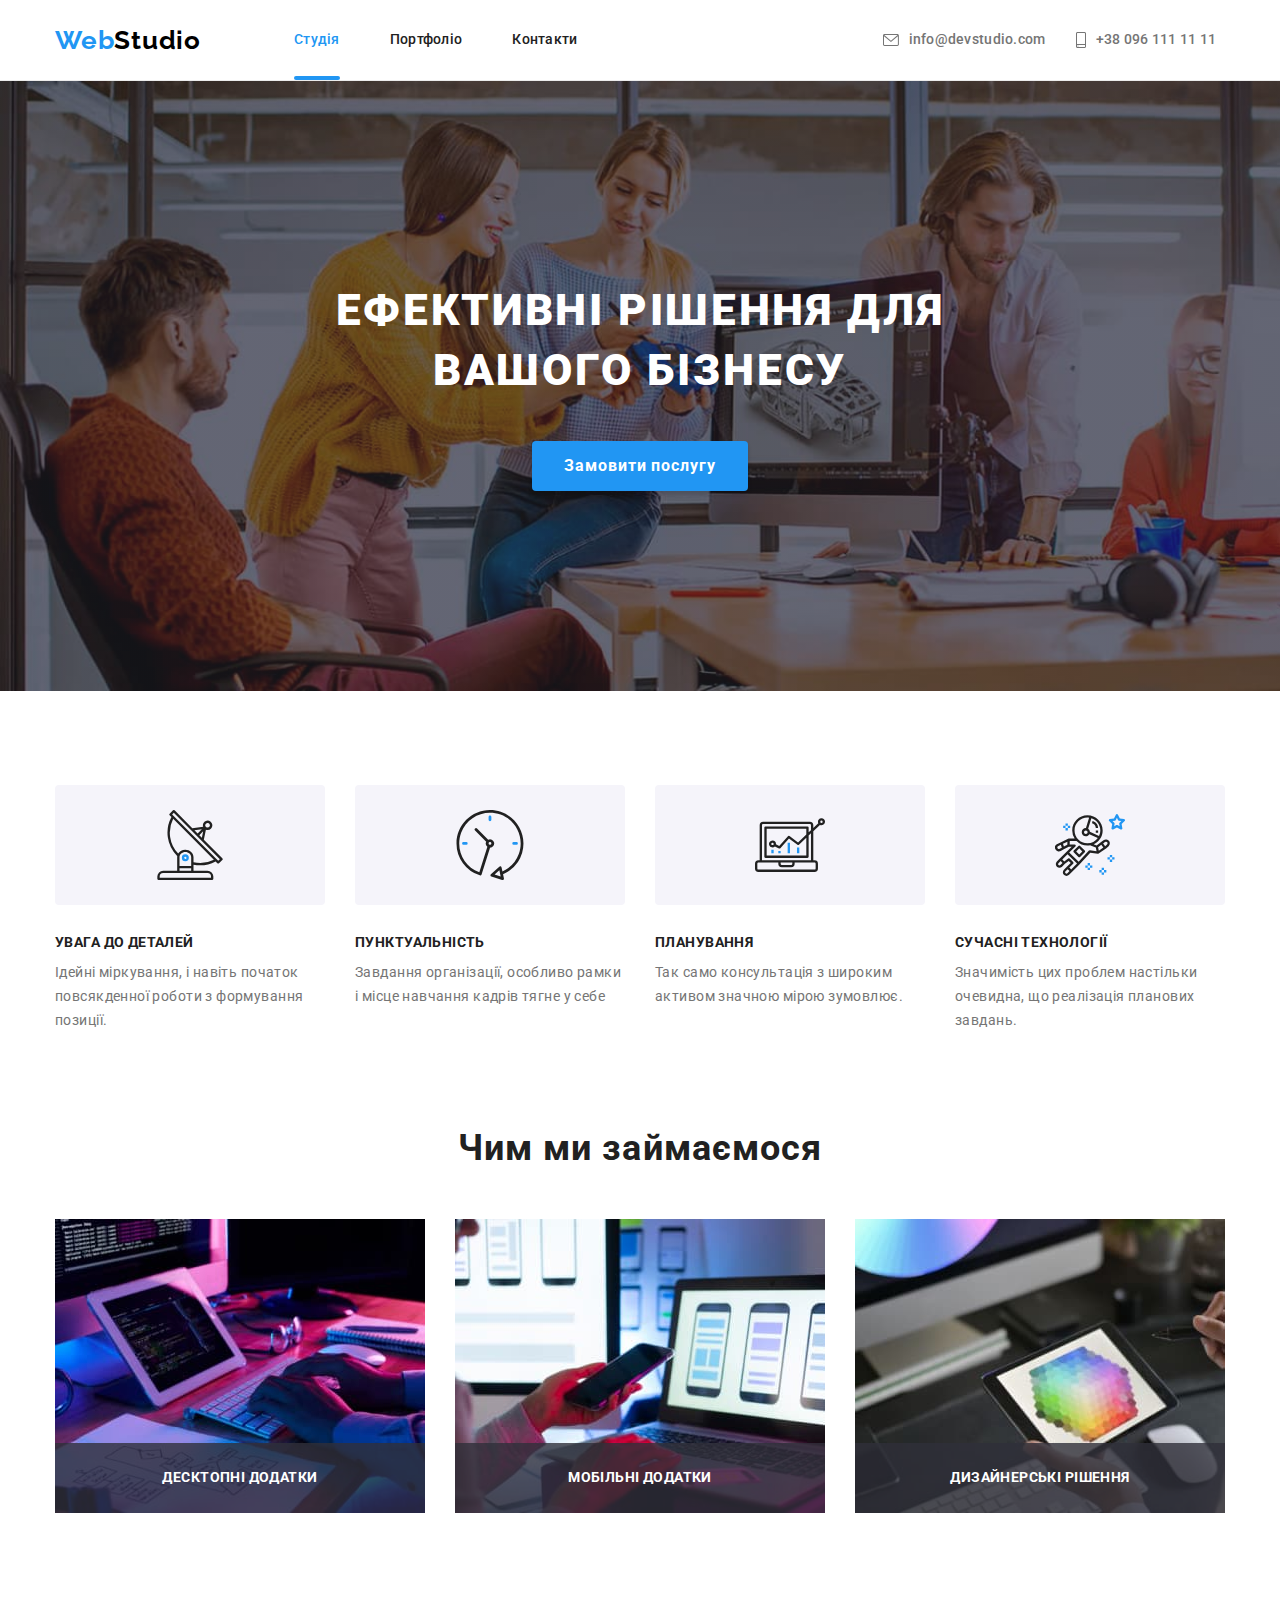
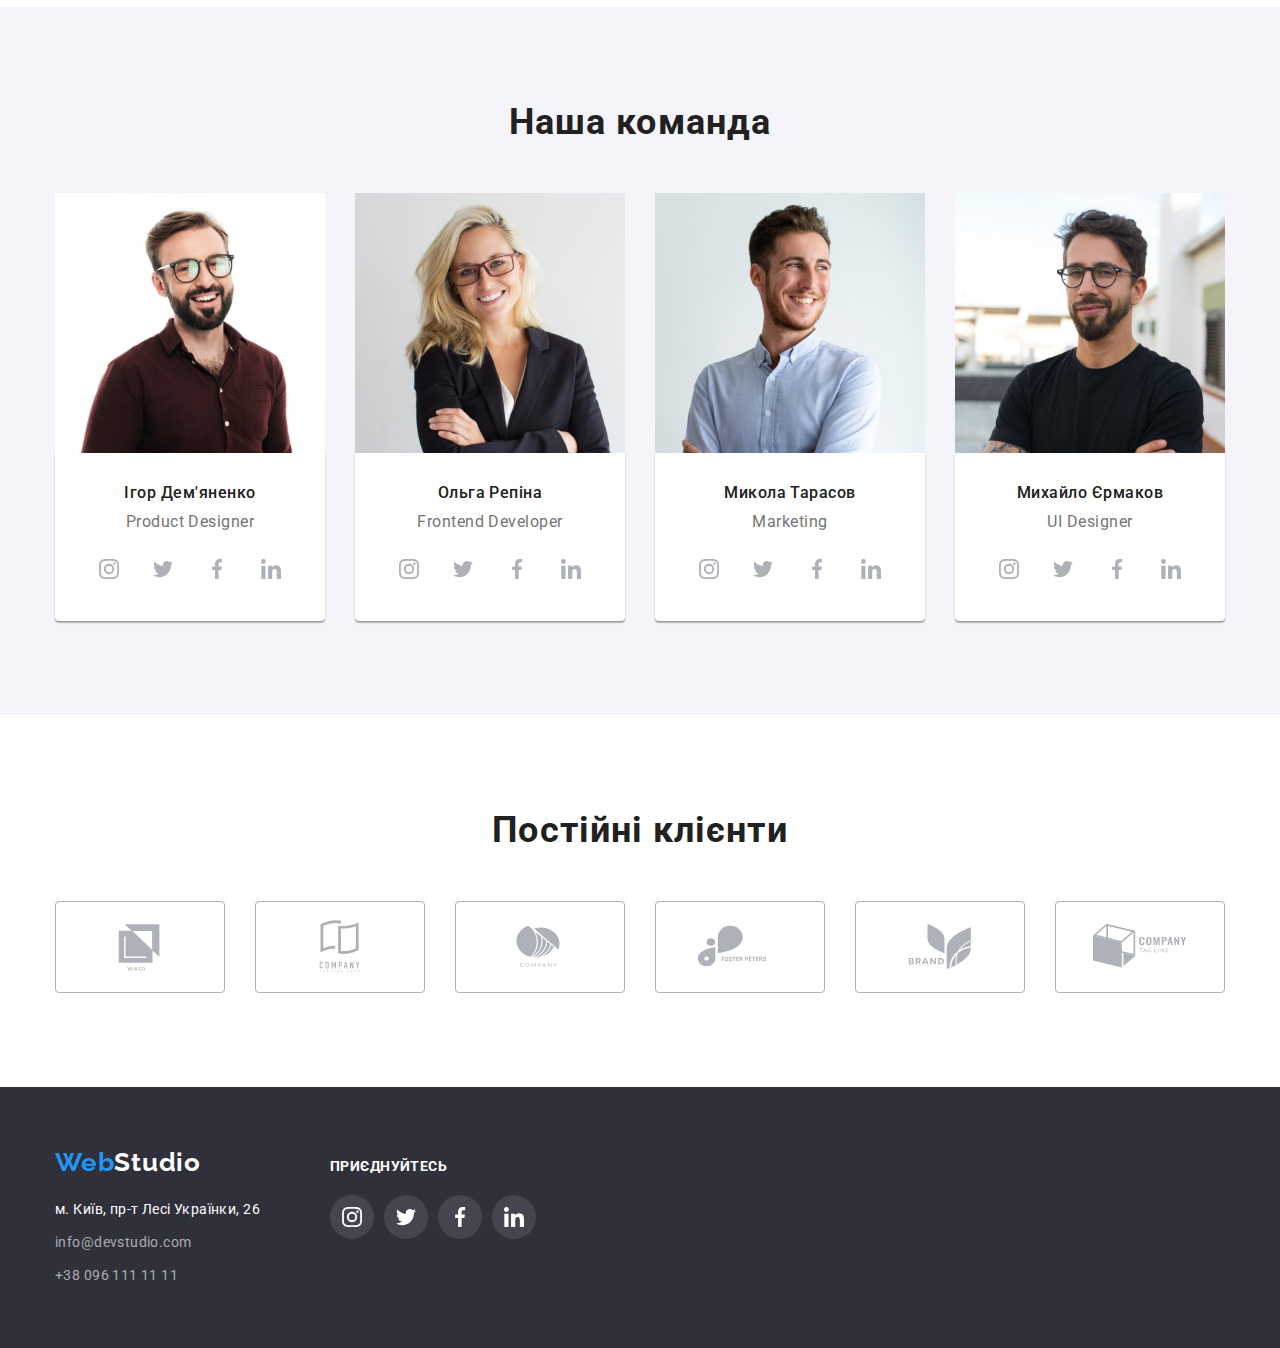
<file: index.html>
<!DOCTYPE html>
<html lang="uk">
    <head>
        <meta charset="UTF-8" />
        <meta http-equiv="X-UA-Compatible" content="IE=edge" />
        <meta name="viewport" content="width=device-width, initial-scale=1.0" />
        <title>Студія</title>
        <link rel="preconnect" href="https://fonts.googleapis.com" />
        <link rel="preconnect" href="https://fonts.gstatic.com" crossorigin />
        <link
            href="https://fonts.googleapis.com/css2?family=Raleway:wght@700&family=Roboto:wght@400;500;700;900&display=swap"
            rel="stylesheet"
        />
        <link
            rel="stylesheet"
            href="https://cdn.jsdelivr.net/npm/modern-normalize@1.1.0/modern-normalize.min.css"
        />
        <link rel="stylesheet" href="./css/styles.css" />
    </head>
    <body>
        <header class="header">
            <div class="container header-container">
                <a class="logo link" href="" lang="en"
                    >Web<span class="logo-accent">Studio</span></a
                >
                <nav class="navigation">
                    <ul class="menu list">
                        <li class="menu-item">
                            <a class="menu-link current link" href="./index.html">Студія</a>
                        </li>
                        <li class="menu-item">
                            <a class="menu-link link" href="./portfolio.html">Портфоліо</a>
                        </li>
                        <li class="menu-item">
                            <a class="menu-link link" href="#">Контакти</a>
                        </li>
                    </ul>
                </nav>
                <ul class="header-contact-list list">
                    <li class="header-contact-item">
                        <a class="header-contact link" href="mailto:info@devstudio.com">
                            <svg class="header-contact-icon" width="16" height="12">
                                <use href="./images/icons.svg#icon-envelope"></use>
                            </svg>
                            info@devstudio.com</a
                        >
                    </li>
                    <li class="header-contact-item">
                        <a class="header-contact link" href="tel:+380961111111"
                            ><svg class="header-contact-icon" width="10" height="16">
                                <use href="./images/icons.svg#icon-smartphone"></use>
                            </svg>
                            +38 096 111 11 11</a
                        >
                    </li>
                </ul>
            </div>
        </header>
        <main class="main">
            <section class="hero">
                <div class="container hero-container">
                    <h1 class="title">Ефективні рішення для вашого бізнесу</h1>
                    <button class="modal-btn" type="button" data-modal-open>
                        Замовити послугу
                    </button>
                </div>
            </section>

            <section class="pref">
                <div class="container">
                    <h2 class="visually-hidden">Переваги</h2>
                    <ul class="pref-list list">
                        <li class="pref-item">
                            <div class="pref-cont">
                                <svg class="pref-icon" width="70" height="70">
                                    <use href="./images/icons.svg#icon-antenna"></use>
                                </svg>
                            </div>
                            <h3 class="pref-subtitle">УВАГА ДО ДЕТАЛЕЙ</h3>
                            <p class="pref-text">
                                Ідейні міркування, і навіть початок повсякденної роботи з формування
                                позиції.
                            </p>
                        </li>
                        <li class="pref-item">
                            <div class="pref-cont">
                                <svg class="pref-icon" width="70" height="70">
                                    <use href="./images/icons.svg#icon-clock"></use>
                                </svg>
                            </div>
                            <h3 class="pref-subtitle">ПУНКТУАЛЬНІСТЬ</h3>
                            <p class="pref-text">
                                Завдання організації, особливо рамки і місце навчання кадрів тягне у
                                себе
                            </p>
                        </li>
                        <li class="pref-item">
                            <div class="pref-cont">
                                <svg class="pref-icon" width="70" height="70">
                                    <use href="./images/icons.svg#icon-diagram"></use>
                                </svg>
                            </div>
                            <h3 class="pref-subtitle">Планування</h3>
                            <p class="pref-text">
                                Так само консультація з широким активом значною мірою зумовлює.
                            </p>
                        </li>
                        <li class="pref-item">
                            <div class="pref-cont">
                                <svg class="pref-icon" width="70" height="70">
                                    <use href="./images/icons.svg#icon-astronaut"></use>
                                </svg>
                            </div>
                            <h3 class="pref-subtitle">СУЧАСНІ ТЕХНОЛОГІЇ</h3>
                            <p class="pref-text">
                                Значимість цих проблем настільки очевидна, що реалізація планових
                                завдань.
                            </p>
                        </li>
                    </ul>
                </div>
            </section>
            <section class="prof">
                <div class="container">
                    <h2 class="caption">Чим ми займаємося</h2>
                    <ul class="prof-list list">
                        <li class="prof-item">
                            <img
                                class="prof-img"
                                src="./images/img1.jpg"
                                alt="розробка сайту"
                                width="370"
                                height="294"
                            />
                            <p class="label">Десктопні додатки</p>
                        </li>
                        <li class="prof-item">
                            <img
                                class="prof-img"
                                src="./images/img2.jpg"
                                alt="робота над мобільною версією"
                                width="370"
                                height="294"
                            />
                            <p class="label">Мобільні додатки</p>
                        </li>
                        <li class="prof-item">
                            <img
                                class="prof-img"
                                src="./images/img3.jpg"
                                alt="робота зі стилями"
                                width="370"
                                height="294"
                            />
                            <p class="label">Дизайнерські рішення</p>
                        </li>
                    </ul>
                </div>
            </section>
            <section class="employees">
                <div class="container">
                    <h2 class="caption">Наша команда</h2>
                    <ul class="employees-list list">
                        <li class="employee-item">
                            <img
                                class="employee-img"
                                src="./images/employees/igor-demianenko.jpg"
                                alt="Ігор Дем'яненко"
                                width="270"
                            />
                            <div class="card-content-employee">
                                <h3 class="employee-subtitle">Ігор Дем'яненко</h3>
                                <p class="job-title" lang="en">Product Designer</p>
                                <ul class="social-list list">
                                    <li class="social-list-item">
                                        <a href="" class="social-list-link">
                                            <svg class="socail-list-icon" width="20" height="20">
                                                <use href="./images/icons.svg#icon-instagram"></use>
                                            </svg>
                                        </a>
                                    </li>
                                    <li class="social-list-item">
                                        <a href="" class="social-list-link">
                                            <svg class="socail-list-icon" width="20" height="20">
                                                <use href="./images/icons.svg#icon-twitter"></use>
                                            </svg>
                                        </a>
                                    </li>
                                    <li class="social-list-item">
                                        <a href="" class="social-list-link">
                                            <svg class="socail-list-icon" width="20" height="20">
                                                <use href="./images/icons.svg#icon-facebook"></use>
                                            </svg>
                                        </a>
                                    </li>
                                    <li class="social-list-item">
                                        <a href="" class="social-list-link">
                                            <svg class="socail-list-icon" width="20" height="20">
                                                <use href="./images/icons.svg#icon-linkedin"></use>
                                            </svg>
                                        </a>
                                    </li>
                                </ul>
                            </div>
                        </li>
                        <li class="employee-item">
                            <img
                                class="employee-img"
                                src="./images/employees/olga-repina.jpg"
                                alt="Ольга Репіна"
                                width="270"
                            />
                            <div class="card-content-employee">
                                <h3 class="employee-subtitle">Ольга Репіна</h3>
                                <p class="job-title" lang="en">Frontend Developer</p>
                                <ul class="social-list list">
                                    <li class="social-list-item">
                                        <a href="" class="social-list-link">
                                            <svg class="socail-list-icon" width="20" height="20">
                                                <use href="./images/icons.svg#icon-instagram"></use>
                                            </svg>
                                        </a>
                                    </li>
                                    <li class="social-list-item">
                                        <a href="" class="social-list-link">
                                            <svg class="socail-list-icon" width="20" height="20">
                                                <use href="./images/icons.svg#icon-twitter"></use>
                                            </svg>
                                        </a>
                                    </li>
                                    <li class="social-list-item">
                                        <a href="" class="social-list-link">
                                            <svg class="socail-list-icon" width="20" height="20">
                                                <use href="./images/icons.svg#icon-facebook"></use>
                                            </svg>
                                        </a>
                                    </li>
                                    <li class="social-list-item">
                                        <a href="" class="social-list-link">
                                            <svg class="socail-list-icon" width="20" height="20">
                                                <use href="./images/icons.svg#icon-linkedin"></use>
                                            </svg>
                                        </a>
                                    </li>
                                </ul>
                            </div>
                        </li>
                        <li class="employee-item">
                            <img
                                class="employee-img"
                                src="./images/employees/nikoay-tarasov.jpg"
                                alt="Микола Тарасов"
                                width="270"
                            />
                            <div class="card-content-employee">
                                <h3 class="employee-subtitle">Микола Тарасов</h3>
                                <p class="job-title" lang="en">Marketing</p>
                                <ul class="social-list list">
                                    <li class="social-list-item">
                                        <a href="" class="social-list-link">
                                            <svg class="socail-list-icon" width="20" height="20">
                                                <use href="./images/icons.svg#icon-instagram"></use>
                                            </svg>
                                        </a>
                                    </li>
                                    <li class="social-list-item">
                                        <a href="" class="social-list-link">
                                            <svg class="socail-list-icon" width="20" height="20">
                                                <use href="./images/icons.svg#icon-twitter"></use>
                                            </svg>
                                        </a>
                                    </li>
                                    <li class="social-list-item">
                                        <a href="" class="social-list-link">
                                            <svg class="socail-list-icon" width="20" height="20">
                                                <use href="./images/icons.svg#icon-facebook"></use>
                                            </svg>
                                        </a>
                                    </li>
                                    <li class="social-list-item">
                                        <a href="" class="social-list-link">
                                            <svg class="socail-list-icon" width="20" height="20">
                                                <use href="./images/icons.svg#icon-linkedin"></use>
                                            </svg>
                                        </a>
                                    </li>
                                </ul>
                            </div>
                        </li>
                        <li class="employee-item">
                            <img
                                class="employee-img"
                                src="./images/employees/mihail-ermakov.jpg"
                                alt="Михайло Єрмаков"
                                width="270"
                            />
                            <div class="card-content-employee">
                                <h3 class="employee-subtitle">Михайло Єрмаков</h3>
                                <p class="job-title" lang="en">UI Designer</p>
                                <ul class="social-list list">
                                    <li class="social-list-item">
                                        <a href="" class="social-list-link">
                                            <svg class="socail-list-icon" width="20" height="20">
                                                <use href="./images/icons.svg#icon-instagram"></use>
                                            </svg>
                                        </a>
                                    </li>
                                    <li class="social-list-item">
                                        <a href="" class="social-list-link">
                                            <svg class="socail-list-icon" width="20" height="20">
                                                <use href="./images/icons.svg#icon-twitter"></use>
                                            </svg>
                                        </a>
                                    </li>
                                    <li class="social-list-item">
                                        <a href="" class="social-list-link">
                                            <svg class="socail-list-icon" width="20" height="20">
                                                <use href="./images/icons.svg#icon-facebook"></use>
                                            </svg>
                                        </a>
                                    </li>
                                    <li class="social-list-item">
                                        <a href="" class="social-list-link">
                                            <svg class="socail-list-icon" width="20" height="20">
                                                <use href="./images/icons.svg#icon-linkedin"></use>
                                            </svg>
                                        </a>
                                    </li>
                                </ul>
                            </div>
                        </li>
                    </ul>
                </div>
            </section>
            <section class="clients">
                <div class="container">
                    <h2 class="caption">Постійні клієнти</h2>
                    <ul class="clients-list list">
                        <li class="client-item">
                            <a href="" class="client-link"
                                ><svg class="client-list-icon" width="106" height="60">
                                    <use href="./images/icons.svg#icon-client1"></use>
                                </svg>
                            </a>
                        </li>
                        <li class="client-item">
                            <a href="" class="client-link"
                                ><svg class="client-list-icon" width="106" height="60">
                                    <use href="./images/icons.svg#icon-client2"></use>
                                </svg>
                            </a>
                        </li>
                        <li class="client-item">
                            <a href="" class="client-link"
                                ><svg class="client-list-icon" width="106" height="60">
                                    <use href="./images/icons.svg#icon-client3"></use>
                                </svg>
                            </a>
                        </li>
                        <li class="client-item">
                            <a href="" class="client-link"
                                ><svg class="client-list-icon" width="106" height="60">
                                    <use href="./images/icons.svg#icon-client4"></use>
                                </svg>
                            </a>
                        </li>
                        <li class="client-item">
                            <a href="" class="client-link"
                                ><svg class="client-list-icon" width="106" height="60">
                                    <use href="./images/icons.svg#icon-client5"></use>
                                </svg>
                            </a>
                        </li>
                        <li class="client-item">
                            <a href="" class="client-link"
                                ><svg class="client-list-icon" width="106" height="60">
                                    <use href="./images/icons.svg#icon-client6"></use>
                                </svg>
                            </a>
                        </li>
                    </ul>
                </div>
            </section>
        </main>
        <footer class="footer">
            <div class="container">
                <ul class="footer-list list">
                    <li class="footer-item">
                        <a class="logo link" href="" lang="en"
                            >Web<span class="logo-accent-footer">Studio</span></a
                        >
                        <address class="address">
                            <ul class="address-list list">
                                <li class="address-item">
                                    <a
                                        class="address-link link"
                                        href="https://goo.gl/maps/qgco4k4MFh5VarPj7"
                                        target="_blank"
                                        rel="noopener noreferrer"
                                        >м. Київ, пр-т Лесі Українки, 26</a
                                    >
                                </li>
                                <li class="address-item">
                                    <a
                                        class="address-link footer-contact link"
                                        href="mailto:info@devstudio.com"
                                        >info@devstudio.com</a
                                    >
                                </li>
                                <li class="address-item">
                                    <a
                                        class="address-link footer-contact link"
                                        href="tel:+380961111111"
                                        >+38 096 111 11 11</a
                                    >
                                </li>
                            </ul>
                        </address>
                    </li>
                    <li class="footer-item">
                        <h3 class="footer-subtitle">приєднуйтесь</h3>
                        <ul class="social-list list">
                            <li class="social-list-item">
                                <a href="" class="social-list-link social-list-link-footer">
                                    <svg
                                        class="socail-list-footer-icon socail-list-icon"
                                        width="20"
                                        height="20"
                                    >
                                        <use href="./images/icons.svg#icon-instagram"></use>
                                    </svg>
                                </a>
                            </li>
                            <li class="social-list-item">
                                <a href="" class="social-list-link social-list-link-footer">
                                    <svg
                                        class="socail-list-footer-icon socail-list-icon"
                                        width="20"
                                        height="20"
                                    >
                                        <use href="./images/icons.svg#icon-twitter"></use>
                                    </svg>
                                </a>
                            </li>
                            <li class="social-list-item">
                                <a href="" class="social-list-link social-list-link-footer">
                                    <svg
                                        class="socail-list-footer-icon socail-list-icon"
                                        width="20"
                                        height="20"
                                    >
                                        <use href="./images/icons.svg#icon-facebook"></use>
                                    </svg>
                                </a>
                            </li>
                            <li class="social-list-item">
                                <a href="" class="social-list-link social-list-link-footer">
                                    <svg
                                        class="socail-list-footer-icon socail-list-icon"
                                        width="20"
                                        height="20"
                                    >
                                        <use href="./images/icons.svg#icon-linkedin"></use>
                                    </svg>
                                </a>
                            </li>
                        </ul>
                    </li>
                </ul>
            </div>
        </footer>
        <div class="backdrop is-hidden" data-modal>
            <div class="modal">
                <button type="button" class="modal-close-btn" data-modal-close>
                    <svg class="modal-close-btn-icon" width="18" height="18">
                        <use href="./images/icons.svg#close-modal"></use>
                    </svg>
                </button>
            </div>
        </div>
        <script src="./js/modal.js"></script>
    </body>
</html>
</file>
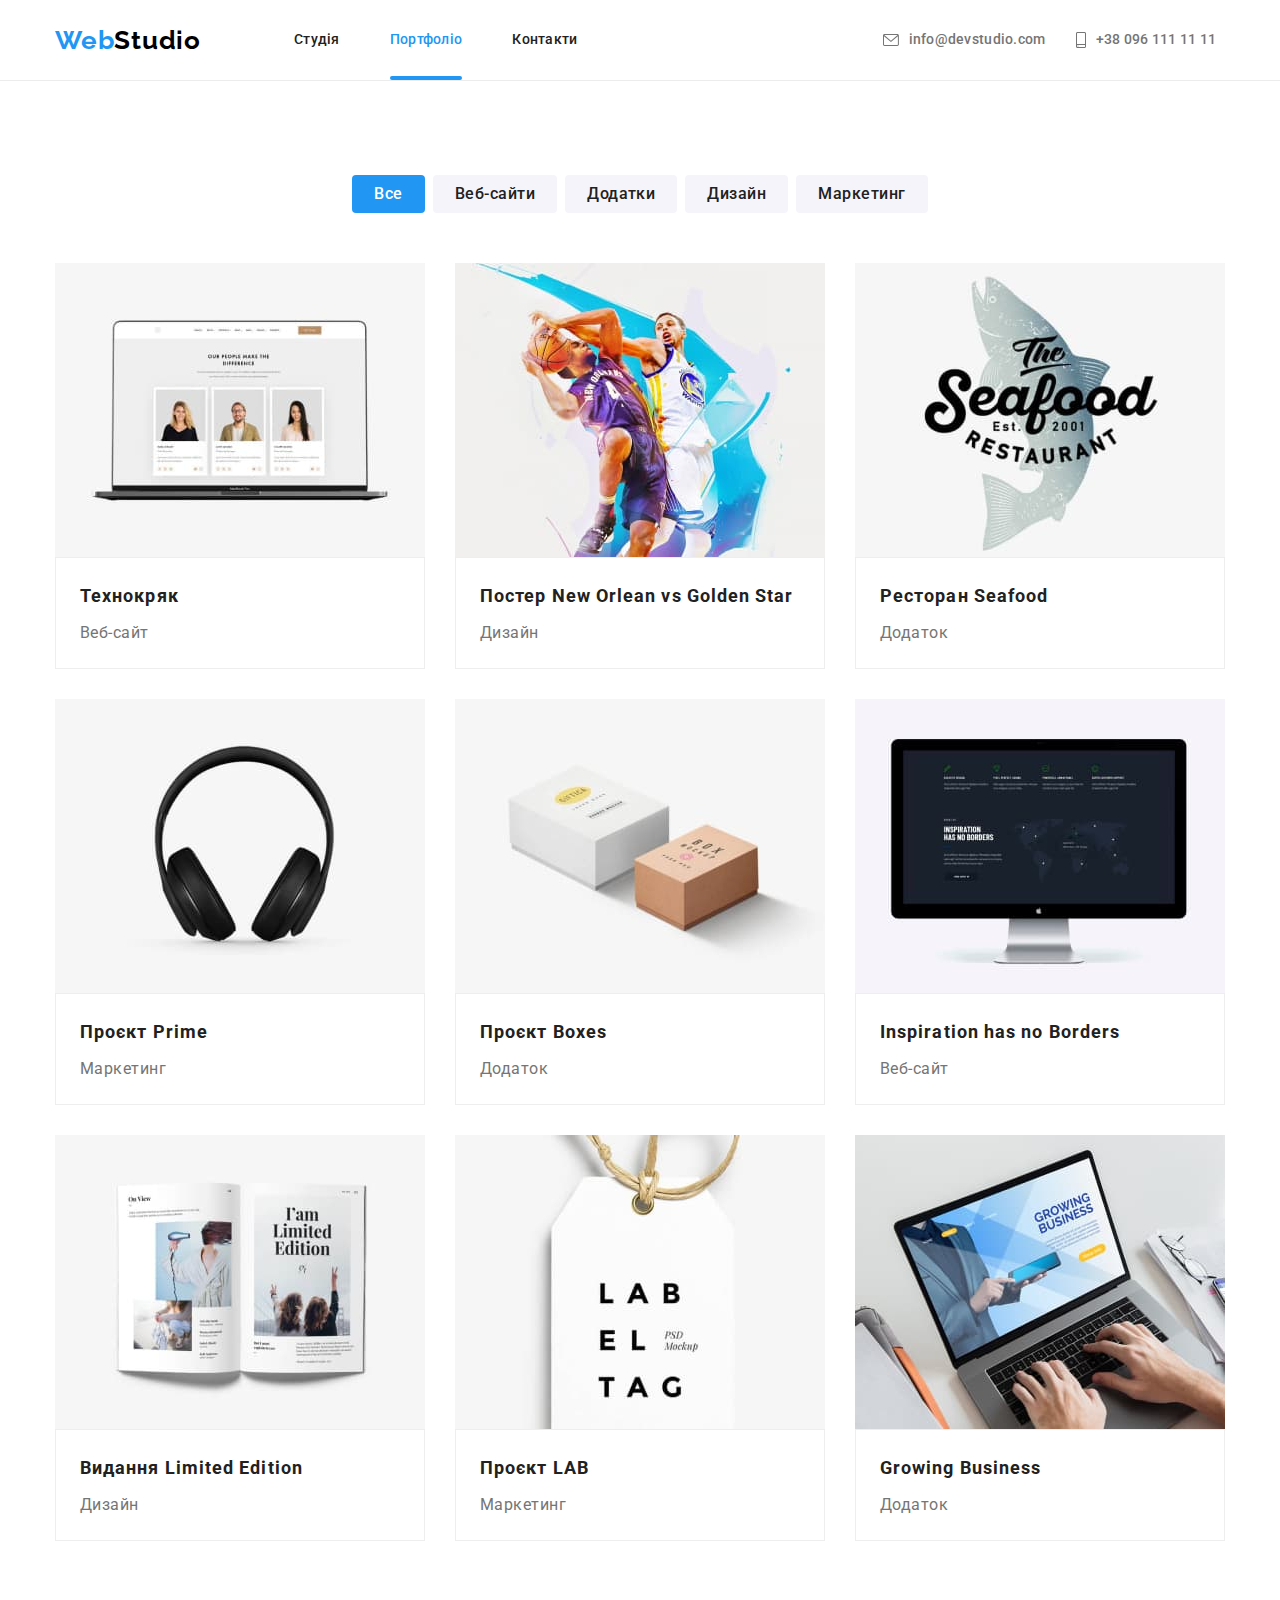
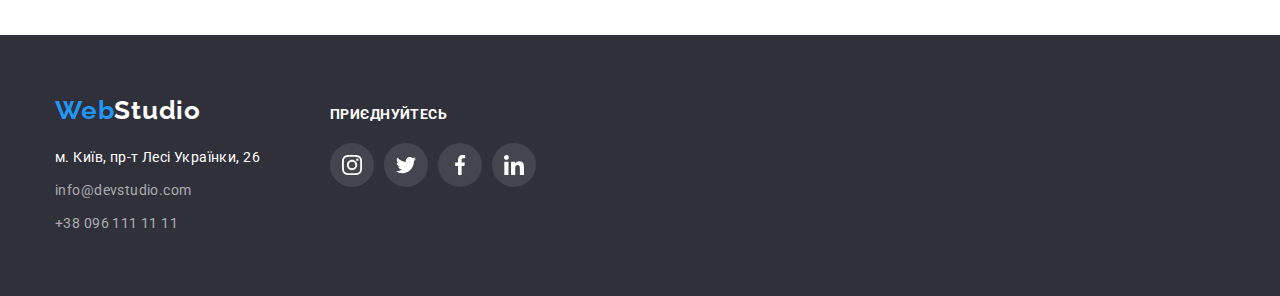
<file: portfolio.html>
<!DOCTYPE html>
<html lang="uk">
    <head>
        <meta charset="UTF-8" />
        <meta http-equiv="X-UA-Compatible" content="IE=edge" />
        <meta name="viewport" content="width=device-width, initial-scale=1.0" />
        <title>Портфоліо</title>
        <link rel="preconnect" href="https://fonts.googleapis.com" />
        <link rel="preconnect" href="https://fonts.gstatic.com" crossorigin />
        <link
            href="https://fonts.googleapis.com/css2?family=Raleway:wght@700&family=Roboto:wght@400;500;700;900&display=swap"
            rel="stylesheet"
        />
        <link
            rel="stylesheet"
            href="https://cdn.jsdelivr.net/npm/modern-normalize@1.1.0/modern-normalize.min.css"
        />
        <link rel="stylesheet" href="./css/styles.css" />
    </head>
    <body>
        <header class="header">
            <div class="container header-container">
                <a class="logo link" href="" lang="en"
                    >Web<span class="logo-accent">Studio</span></a
                >
                <nav class="navigation">
                    <ul class="menu list">
                        <li class="menu-item">
                            <a class="menu-link link" href="./index.html">Студія</a>
                        </li>
                        <li class="menu-item">
                            <a class="menu-link current link" href="./portfolio.html">Портфоліо</a>
                        </li>
                        <li class="menu-item">
                            <a class="menu-link link" href="#">Контакти</a>
                        </li>
                    </ul>
                </nav>
                <ul class="header-contact-list list">
                    <li class="header-contact-item">
                        <a class="header-contact link" href="mailto:info@devstudio.com">
                            <svg class="header-contact-icon" width="16" height="12">
                                <use href="./images/icons.svg#icon-envelope"></use>
                            </svg>
                            info@devstudio.com</a
                        >
                    </li>
                    <li class="header-contact-item">
                        <a class="header-contact link" href="tel:+380961111111"
                            ><svg class="header-contact-icon" width="10" height="16">
                                <use href="./images/icons.svg#icon-smartphone"></use>
                            </svg>
                            +38 096 111 11 11</a
                        >
                    </li>
                </ul>
            </div>
        </header>
        <main class="main">
            <section class="section">
                <div class="container">
                    <h1 class="filter-title visually-hidden">Портфоліо</h1>
                    <ul class="filters-list list">
                        <li class="filter-item">
                            <button class="filter-btn current-btn" type="button">Все</button>
                        </li>
                        <li class="filter-item">
                            <button class="filter-btn" type="button">Веб-сайти</button>
                        </li>
                        <li class="filter-item">
                            <button class="filter-btn" type="button">Додатки</button>
                        </li>
                        <li class="filter-item">
                            <button class="filter-btn" type="button">Дизайн</button>
                        </li>
                        <li class="filter-item">
                            <button class="filter-btn" type="button">Маркетинг</button>
                        </li>
                    </ul>
                    <ul class="projects-list list">
                        <li class="project-item">
                            <div class="overlay-wrapper">
                                <img
                                    class="project-img"
                                    src="./images/portfolio/img9.jpg"
                                    alt="Монітор з
                            фото колективу"
                                    width="370"
                                    height="294"
                                />
                                <p class="overlay">
                                    Ресурс пропонує комплексні пропозиції з різним рівнем
                                    функціоналу та сервісів. Все це дозволить відвідувачу отримати
                                    вичерпні відомості про компанію чи приватну особу.
                                </p>
                            </div>
                            <div class="card-content-project">
                                <h2 class="project-subtitle">Технокряк</h2>
                                <p class="filter-name">Веб-сайт</p>
                            </div>
                        </li>
                        <li class="project-item">
                            <div class="overlay-wrapper">
                                <img
                                    class="project-img"
                                    src="./images/portfolio/poster.jpg"
                                    alt="Постер з
                            баскетболістами"
                                    width="370"
                                    height="294"
                                />
                                <p class="overlay"></p>
                            </div>
                            <div class="card-content-project">
                                <h2 class="project-subtitle">
                                    Постер
                                    <span lang="en">New Orlean vs Golden Star</span>
                                </h2>
                                <p class="filter-name">Дизайн</p>
                            </div>
                        </li>
                        <li class="project-item">
                            <div class="overlay-wrapper">
                                <img
                                    class="project-img"
                                    src="./images/portfolio/restaurant.jpg"
                                    alt="Реклама рибного ресторану"
                                    width="370"
                                    height="294"
                                />
                                <p class="overlay"></p>
                            </div>
                            <div class="card-content-project">
                                <h2 class="project-subtitle">
                                    Ресторан <span lang="en">Seafood</span>
                                </h2>
                                <p class="filter-name">Додаток</p>
                            </div>
                        </li>
                        <li class="project-item">
                            <div class="overlay-wrapper">
                                <img
                                    class="project-img"
                                    src="./images/portfolio/headphone.jpg"
                                    alt="Навушники"
                                    width="370"
                                    height="294"
                                />
                                <p class="overlay"></p>
                            </div>
                            <div class="card-content-project">
                                <h2 class="project-subtitle">
                                    Проєкт <span lang="en">Prime</span>
                                </h2>
                                <p class="filter-name">Маркетинг</p>
                            </div>
                        </li>
                        <li class="project-item">
                            <div class="overlay-wrapper">
                                <img
                                    class="project-img"
                                    src="./images/portfolio/boxes.jpg"
                                    alt="Дві коробки"
                                    width="370"
                                    height="294"
                                />
                                <p class="overlay"></p>
                            </div>
                            <div class="card-content-project">
                                <h2 class="project-subtitle">
                                    Проєкт <span lang="en">Boxes</span>
                                </h2>
                                <p class="filter-name">Додаток</p>
                            </div>
                        </li>
                        <li class="project-item">
                            <div class="overlay-wrapper">
                                <img
                                    class="project-img"
                                    src="./images/portfolio/monitor.jpg"
                                    alt="Монітор"
                                    width="370"
                                    height="294"
                                />
                                <p class="overlay"></p>
                            </div>
                            <div class="card-content-project">
                                <h2 class="project-subtitle" lang="en">
                                    Inspiration has no Borders
                                </h2>
                                <p class="filter-name">Веб-сайт</p>
                            </div>
                        </li>
                        <li class="project-item">
                            <div class="overlay-wrapper">
                                <img
                                    class="project-img"
                                    src="./images/portfolio/book.jpg"
                                    alt="Відкрита книга"
                                    width="370"
                                    height="294"
                                />
                                <p class="overlay"></p>
                            </div>
                            <div class="card-content-project">
                                <h2 class="project-subtitle">
                                    Видання
                                    <span lang="en">Limited Edition</span>
                                </h2>
                                <p class="filter-name">Дизайн</p>
                            </div>
                        </li>
                        <li class="project-item">
                            <div class="overlay-wrapper">
                                <img
                                    class="project-img"
                                    src="./images/portfolio/lab.jpg"
                                    alt="Лейба з логотипом"
                                    width="370"
                                    height="294"
                                />
                                <p class="overlay"></p>
                            </div>
                            <div class="card-content-project">
                                <h2 class="project-subtitle">Проєкт <span lang="en">LAB</span></h2>
                                <p class="filter-name">Маркетинг</p>
                            </div>
                        </li>
                        <li class="project-item">
                            <div class="overlay-wrapper">
                                <img
                                    class="project-img"
                                    src="./images/portfolio/comp.jpg"
                                    alt="Робота за ноутбуком"
                                    width="370"
                                    height="294"
                                />
                                <p class="overlay"></p>
                            </div>

                            <div class="card-content-project">
                                <h2 class="project-subtitle" lang="en">Growing Business</h2>
                                <p class="filter-name">Додаток</p>
                            </div>
                        </li>
                    </ul>
                </div>
            </section>
        </main>
        <footer class="footer">
            <div class="container">
                <ul class="footer-list list">
                    <li class="footer-item">
                        <a class="logo link" href="" lang="en"
                            >Web<span class="logo-accent-footer">Studio</span></a
                        >
                        <address class="address">
                            <ul class="address-list list">
                                <li class="address-item">
                                    <a
                                        class="address-link link"
                                        href="https://goo.gl/maps/qgco4k4MFh5VarPj7"
                                        target="_blank"
                                        rel="noopener noreferrer"
                                        >м. Київ, пр-т Лесі Українки, 26</a
                                    >
                                </li>
                                <li class="address-item">
                                    <a
                                        class="address-link footer-contact link"
                                        href="mailto:info@devstudio.com"
                                        >info@devstudio.com</a
                                    >
                                </li>
                                <li class="address-item">
                                    <a
                                        class="address-link footer-contact link"
                                        href="tel:+380961111111"
                                        >+38 096 111 11 11</a
                                    >
                                </li>
                            </ul>
                        </address>
                    </li>
                    <li class="footer-item">
                        <h3 class="footer-subtitle">приєднуйтесь</h3>
                        <ul class="social-list list">
                            <li class="social-list-item">
                                <a href="" class="social-list-link social-list-link-footer">
                                    <svg
                                        class="socail-list-footer-icon socail-list-icon"
                                        width="20"
                                        height="20"
                                    >
                                        <use href="./images/icons.svg#icon-instagram"></use>
                                    </svg>
                                </a>
                            </li>
                            <li class="social-list-item">
                                <a href="" class="social-list-link social-list-link-footer">
                                    <svg
                                        class="socail-list-footer-icon socail-list-icon"
                                        width="20"
                                        height="20"
                                    >
                                        <use href="./images/icons.svg#icon-twitter"></use>
                                    </svg>
                                </a>
                            </li>
                            <li class="social-list-item">
                                <a href="" class="social-list-link social-list-link-footer">
                                    <svg
                                        class="socail-list-footer-icon socail-list-icon"
                                        width="20"
                                        height="20"
                                    >
                                        <use href="./images/icons.svg#icon-facebook"></use>
                                    </svg>
                                </a>
                            </li>
                            <li class="social-list-item">
                                <a href="" class="social-list-link social-list-link-footer">
                                    <svg
                                        class="socail-list-footer-icon socail-list-icon"
                                        width="20"
                                        height="20"
                                    >
                                        <use href="./images/icons.svg#icon-linkedin"></use>
                                    </svg>
                                </a>
                            </li>
                        </ul>
                    </li>
                </ul>
            </div>
        </footer>
    </body>
</html>
</file>
<file: css/styles.css>
:root {
    --logo-font: 'Raleway', sans-serif;
    --main-font: 'Roboto', sans-serif;
    --brand-color: #2196f3;
    --main-color-font: #212121;
    --text-color: #757575;
    --main-background: #ffffff;
    --hero-background: #2f303a;
    --second-background: #f5f4fa;
    --main-icon-color: #afb1b8;
}
h1,
h2,
h3,
h4,
p {
    margin-top: 0;
    margin-bottom: 0;
}
ul,
ol {
    margin-top: 0;
    margin-bottom: 0;
    padding-left: 0;
}
button {
    cursor: pointer;
    border: none;
}

.link {
    text-decoration: none;
}
.list {
    list-style: none;
}
.visually-hidden {
    position: absolute;
    width: 1px;
    height: 1px;
    padding: 0;
    margin: -1px;
    overflow: hidden;
    clip: rect(0, 0, 0, 0);
    white-space: nowrap;
    border: 0;
}
img {
    display: block;
    max-width: 100%;
    height: auto;
}

/* --------------! BODY ------------- */
body {
    font-family: var(--main-font);
    font-size: 14px;
    color: var(--main-color-font);
    background: var(--main-background);
}

/* --------------! HEADER ------------- */
/* --------------! LOGO ------------- */
.logo {
    font-family: var(--logo-font);
    font-weight: 700;
    font-size: 26px;
    line-height: 1.19;
    /* identical to box height */

    letter-spacing: 0.03em;

    color: var(--brand-color);
}
.logo-accent {
    color: #000000;
}
.logo-accent-footer {
    color: var(--main-background);
}
.container {
    width: 1200px;
    margin-left: auto;
    margin-right: auto;
    padding-left: 15px;
    padding-right: 15px;
}
.header {
    border-bottom: 1px solid #ececec;
}
.header-container {
    align-items: center;
    display: flex;
}
/* --------------! NAVIGAION ------------- */

.menu {
    display: flex;
    margin-left: 93px;
}
.menu-item:not(:last-child) {
    margin-right: 50px;
}
.menu-link {
    font-weight: 500;
    line-height: 1.14;
    letter-spacing: 0.02em;
    color: var(--main-color-font);
    display: block;
    padding: 32px 0;
    transition-property: color;
    transition-duration: 250ms;
    transition-timing-function: cubic-bezier(0.4, 0, 0.2, 1);
}
.menu-link:hover,
.menu-link:focus {
    color: var(--brand-color);
}
.current {
    color: var(--brand-color);
    position: relative;
}

.current::after {
    position: absolute;
    bottom: 0;
    left: 0;
    content: ' ';
    width: 100%;
    height: 4px;
    background-color: var(--brand-color);
    border-radius: 2px;
}

/* --------------! HEADER CONTACT ------------- */
.header-contact-list {
    display: flex;
    justify-content: flex-end;
    margin-left: 305px;
}
.header-contact-item:not(:first-child) {
    margin-left: 30px;
}
.header-contact-item {
    display: flex;
    justify-content: center;
    align-items: center;
}
.header-contact {
    display: flex;
    justify-content: center;
    align-items: center;
    font-weight: 500;
    line-height: 1.14;
    letter-spacing: 0.02em;

    color: var(--text-color);
    padding: 32px 0;
    transition-property: color;
    transition-duration: 250ms;
    transition-timing-function: cubic-bezier(0.4, 0, 0.2, 1);
}
.header-contact:hover,
.header-contact:focus {
    color: var(--brand-color);
}
.header-contact-icon {
    margin-right: 10px;
    background-size: contain;
    fill: var(--text-color);
    transition-property: fill;
    transition-duration: 250ms;
    transition-timing-function: cubic-bezier(0.4, 0, 0.2, 1);
}
.header-contact:hover .header-contact-icon,
.header-contact:focus .header-contact-icon {
    fill: var(--brand-color);
}

/* ----------------------! INDEX MAIN -------------------- */

/* --------------! HERO ------------- */
.hero {
    padding: 200px 0;
    background-color: #c4c4c4;
    background-image: linear-gradient(rgba(47, 48, 58, 0.4), rgba(47, 48, 58, 0.4)),
        url(../images/bg.jpg);
    background-size: cover;
}
.title {
    font-weight: 900;
    font-size: 44px;
    line-height: 1.36;

    text-align: center;
    letter-spacing: 0.06em;
    text-transform: uppercase;
    color: var(--main-background);
}
.hero-container {
    display: flex;
    width: 696px;
    flex-wrap: wrap;
    justify-content: center;
}
.modal-btn {
    font-family: inherit;
    font-weight: 700;
    font-size: 16px;
    line-height: 1.88;
    letter-spacing: 0.06em;

    color: var(--main-background);
    background: var(--brand-color);
    box-shadow: 0px 4px 4px rgba(0, 0, 0, 0.15);
    border-radius: 4px;
    padding: 10px 32px;
    margin-top: 40px;
    transition-property: background-color;
    transition-duration: 250ms;
    transition-timing-function: cubic-bezier(0.4, 0, 0.2, 1);
}
.modal-btn:hover,
.modal-btn:focus {
    background-color: #188ce8;
}
/* --------------! SECTION INDEX ------------- */
.pref {
    padding-top: 94px;
}
.pref-subtitle {
    font-weight: 700;
    font-size: 14px;
    line-height: 1.14;
    letter-spacing: 0.03em;
    text-transform: uppercase;
    margin-bottom: 10px;
}
.pref-text {
    line-height: 1.71;
    /* or 171% */

    letter-spacing: 0.03em;

    color: var(--text-color);
}
.pref-list {
    display: flex;
    gap: 30px;
}
.pref-item {
    flex-basis: calc((100% - 60px) / 3);
}
.pref-cont {
    display: flex;
    justify-content: center;
    align-items: center;
    width: 100%;
    height: 120px;
    margin-bottom: 30px;
    background: var(--second-background);
    border-radius: 4px;
}
.prof {
    padding-top: 94px;
    padding-bottom: 94px;
}
.caption {
    font-weight: 700;
    font-size: 36px;
    line-height: 1.17;
    text-align: center;
    letter-spacing: 0.03em;
}
.prof-list {
    display: flex;
    margin-top: 50px;
}
.prof-item:not(:last-child) {
    margin-right: 30px;
}
.prof-item {
    position: relative;
    display: block;
}
.label {
    font-weight: 700;
    font-size: 14px;
    line-height: 1.14;
    text-align: center;
    letter-spacing: 0.03em;
    text-transform: uppercase;
    color: var(--main-background);
    background-color: rgba(47, 48, 58, 0.8);
    padding-top: 27px;
    padding-bottom: 27px;
    width: 100%;
    position: absolute;
    bottom: 0;
}

.employees {
    background-color: var(--second-background);
    padding-top: 94px;
    padding-bottom: 94px;
}
.employee-subtitle {
    font-weight: 500;
    font-size: 16px;
    line-height: 1.19;

    text-align: center;
    letter-spacing: 0.03em;
}
.job-title {
    font-size: 16px;
    line-height: 1.19;

    text-align: center;
    letter-spacing: 0.03em;

    color: var(--text-color);
    margin-top: 10px;
    margin-bottom: 16px;
}
.employees-list {
    display: flex;
    margin-top: 50px;
}
.employee-item:not(:last-child) {
    margin-right: 30px;
}
.card-content-employee {
    padding-top: 30px;
    padding-bottom: 30px;
    box-shadow: 0px 1px 3px rgba(0, 0, 0, 0.12), 0px 1px 1px rgba(0, 0, 0, 0.14),
        0px 2px 1px rgba(0, 0, 0, 0.2);
    border-radius: 0px 0px 4px 4px;
    background-color: var(--main-background);
}
.social-list {
    display: flex;
    justify-content: center;
    gap: 10px;
}

.social-list-link {
    display: flex;
    justify-content: center;
    align-items: center;
    width: 44px;
    height: 44px;
    border-radius: 50%;
    background-color: var(--main-background);
    transition-property: background-color;
    transition-duration: 250ms;
    transition-timing-function: cubic-bezier(0.4, 0, 0.2, 1);
}
.social-list-link-footer {
    background-color: rgba(255, 255, 255, 0.1);
}

.social-list-link:hover,
.social-list-link:focus {
    background-color: var(--brand-color);
}

.socail-list-icon {
    fill: var(--main-icon-color);
    transition-property: fill;
    transition-duration: 250ms;
    transition-timing-function: cubic-bezier(0.4, 0, 0.2, 1);
}
.socail-list-footer-icon {
    fill: var(--main-background);
    transition-property: fill;
    transition-duration: 250ms;
    transition-timing-function: cubic-bezier(0.4, 0, 0.2, 1);
}
.social-list-link:hover .socail-list-icon,
.social-list-link:focus .socail-list-icon {
    fill: var(--main-background);
}
.clients {
    padding-top: 94px;
    padding-bottom: 94px;
}
.clients-list {
    display: flex;
    padding-top: 50px;
    gap: 30px;
}
.client-link {
    display: flex;
    justify-content: center;
    align-items: center;
    width: 170px;
    height: 92px;
    border: 1px solid #afb1b8;
    border-radius: 4px;
    transition-property: border-color;
    transition-duration: 250ms;
    transition-timing-function: cubic-bezier(0.4, 0, 0.2, 1);
}
.client-list-icon {
    fill: var(--main-icon-color);
    transition-property: fill;
    transition-duration: 250ms;
    transition-timing-function: cubic-bezier(0.4, 0, 0.2, 1);
}
.client-link:hover .client-list-icon,
.client-link:focus .client-list-icon {
    fill: var(--brand-color);
}
.client-link:hover,
.client-link:focus {
    border-color: var(--brand-color);
}
/* --------------! FOOTER ------------- */
.footer {
    background-color: var(--hero-background);
    padding: 60px 0;
}
.address-list {
    font-style: normal;
    margin-top: 20px;
}
.address-item:not(:first-child) {
    margin-top: 9px;
}
.address-link {
    line-height: 1.71;
    letter-spacing: 0.03em;
    color: var(--main-background);
    transition-property: color;
    transition-duration: 250ms;
    transition-timing-function: cubic-bezier(0.4, 0, 0.2, 1);
}
.footer-contact {
    color: rgba(255, 255, 255, 0.6);
}
.address-link:hover,
.address-link:focus {
    color: var(--brand-color);
}
.footer-subtitle {
    font-weight: 700;
    font-size: 14px;
    line-height: 1.14;
    letter-spacing: 0.03em;
    text-transform: uppercase;

    color: var(--main-background);
    margin-bottom: 20px;
}
.footer-list {
    display: flex;
    align-items: baseline;
}
.footer-item:first-child {
    margin-right: 70px;
}
/* ----------------------! MODAL WINDOW -------------------- */
.backdrop {
    position: fixed;
    top: 0;
    left: 0;
    z-index: 100;
    width: 100%;
    height: 100%;
    background-color: rgba(0, 0, 0, 0.2);
    transition-property: opacity, visibility;
    transition-duration: 250ms;
    transition-timing-function: cubic-bezier(0.4, 0, 0.2, 1);
}

.backdrop.is-hidden {
    opacity: 0;
    visibility: hidden;
    pointer-events: none;
}

.modal {
    position: absolute;
    top: 50%;
    left: 50%;
    transform: translate(-50%, -50%);
    width: 528px;
    height: 581px;
    background-color: var(--main-background);
    box-shadow: 0px 1px 3px rgba(0, 0, 0, 0.12), 0px 1px 1px rgba(0, 0, 0, 0.14),
        0px 2px 1px rgba(0, 0, 0, 0.2);
    border-radius: 4px;
}

.modal-close-btn {
    position: absolute;
    top: 8px;
    right: 8px;
    display: flex;
    justify-content: center;
    align-items: center;
    width: 30px;
    height: 30px;
    border-radius: 50%;
    background-color: transparent;
    border: 1px solid rgba(0, 0, 0, 0.1);
    padding: 0;
}

/* ----------------------! PORTFOLIO MAIN -------------------- */
/* --------------! SECTION POTFOLIO ------------- */
.section {
    padding: 94px 0;
}
.filters-list {
    display: flex;
    margin-bottom: 50px;
    justify-content: center;
}
.filter-item:not(:last-child) {
    margin-right: 8px;
}
.filter-btn {
    font-family: inherit;
    font-weight: 500;
    font-size: 16px;
    line-height: 1.63;

    text-align: center;
    letter-spacing: 0.03em;

    color: inherit;
    background-color: var(--second-background);
    border-radius: 4px;
    padding: 6px 22px;

    transition-property: color, background-color, box-shadow;
    transition-duration: 250ms;
    transition-timing-function: cubic-bezier(0.4, 0, 0.2, 1);
}
.filter-btn:hover,
.filter-btn:focus {
    color: var(--main-background);
    background-color: var(--brand-color);
    box-shadow: 0px 3px 1px rgba(0, 0, 0, 0.1), 0px 1px 2px rgba(0, 0, 0, 0.08),
        0px 2px 2px rgba(0, 0, 0, 0.12);
}
.current-btn {
    color: var(--main-background);
    background-color: var(--brand-color);
}
.projects-list {
    display: flex;
    flex-wrap: wrap;
    gap: 30px;
}
.project-subtitle {
    font-weight: 700;
    font-size: 18px;
    line-height: 2;
    letter-spacing: 0.06em;
}
.filter-name {
    font-size: 16px;
    line-height: 1.88;
    letter-spacing: 0.03em;

    color: var(--text-color);
    margin-top: 4px;
}
.card-content-project {
    padding-top: 20px;
    padding-bottom: 20px;
    padding-left: 24px;
    padding-right: 24px;
    border: 1px solid #eeeeee;
}
/* --------------! OVERLAY PORTFOLIO ------------- */
.overlay-wrapper {
    position: relative;
    display: block;
    overflow: hidden;
}
.overlay {
    position: absolute;
    top: 0;
    left: 0;
    width: 100%;
    height: 100%;
    font-weight: 400;
    font-size: 18px;
    line-height: 1.56;
    letter-spacing: 0.03em;
    color: var(--main-background);
    background-color: rgba(33, 150, 243, 0.9);
    padding: 63px 24px;
    transform: translate(0, 100%);
    transition: transform 250ms cubic-bezier(0.4, 0, 0.2, 1);
}
.project-item:hover .overlay {
    transform: translate(0, 0);
}

.project-item {
    transition-property: box-shadow;
    transition-duration: 250ms;
    transition-timing-function: cubic-bezier(0.4, 0, 0.2, 1);
}
.project-item:hover {
    box-shadow: 0px 1px 1px rgba(0, 0, 0, 0.12), 0px 4px 4px rgba(0, 0, 0, 0.06),
        1px 4px 6px rgba(0, 0, 0, 0.16);
}
</file>
